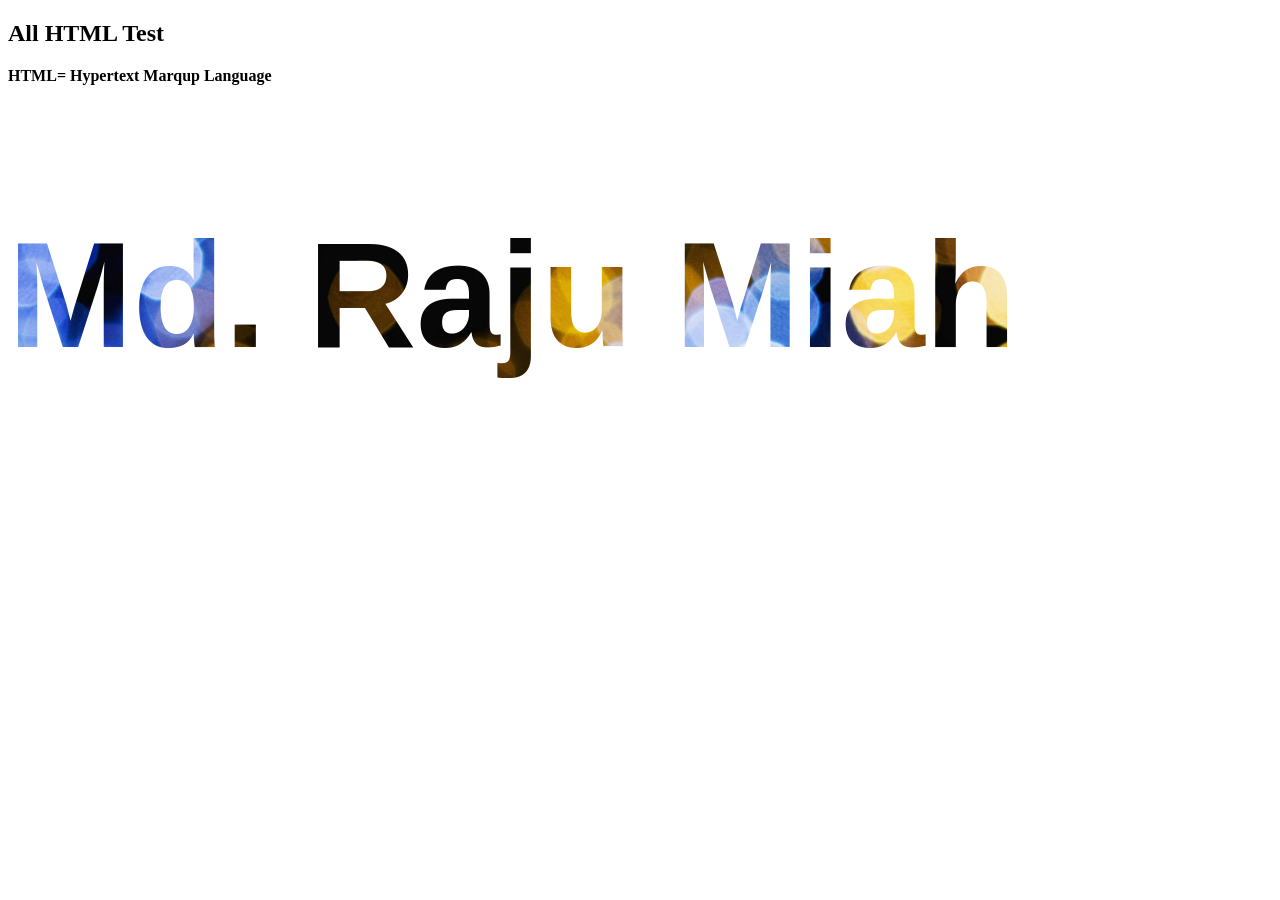
<file: index.html>
<!DOCTYPE html>
<html lang="en">
<head>
    <meta charset="UTF-8">
    <meta name="viewport" content="width=device-width, initial-scale=1.0">
    <link rel="stylesheet" href="css/style.css">
    <title>All HTML Test</title>
</head>
<body>
    <h2>All HTML Test</h2>
    <strong>HTML= Hypertext Marqup Language</strong>

    <!--Animate text-->
    <div class="animate-text">
        <H2>Md. Raju Miah</H2>
    </div>
</body>
</html>
</file>
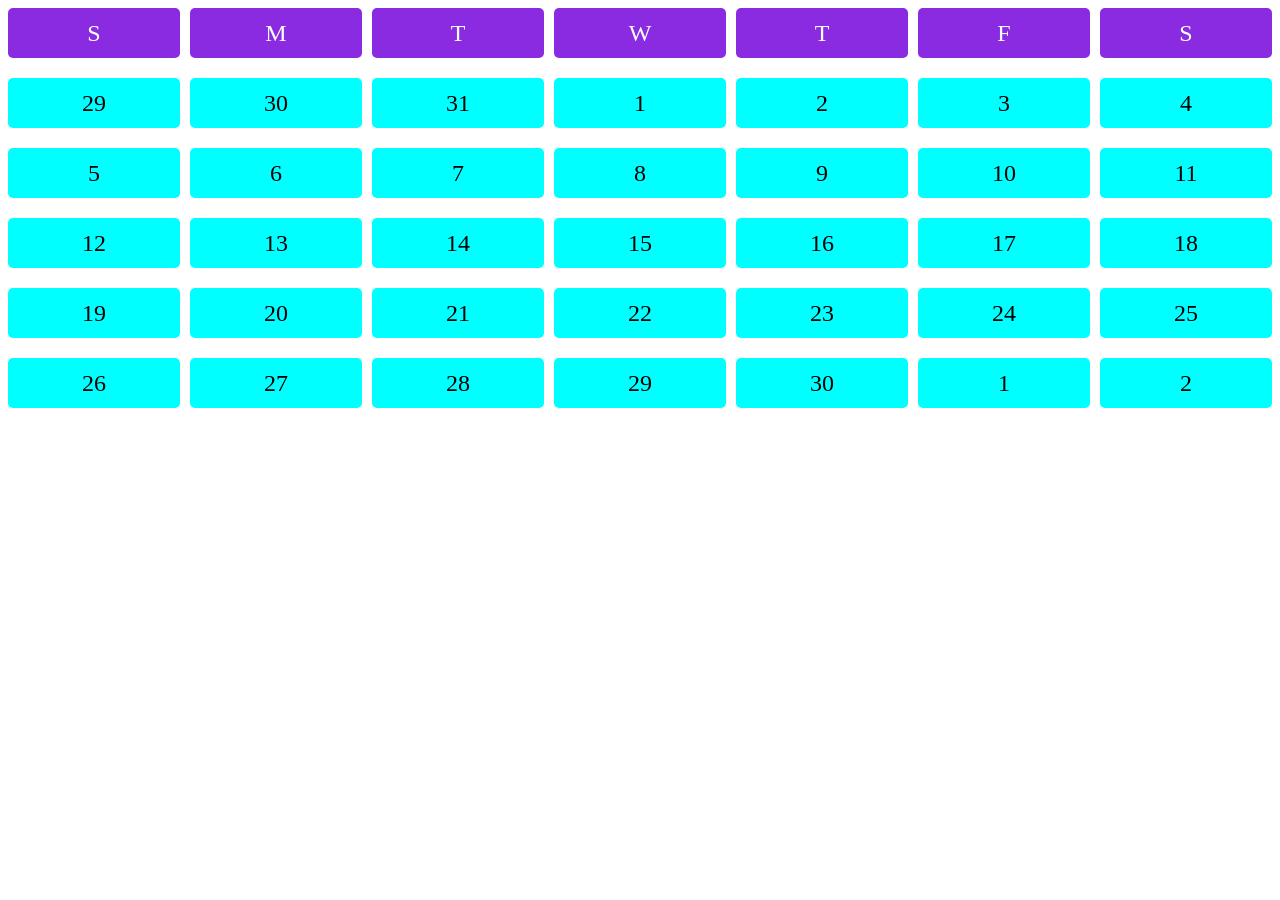
<file: calender.html>
<!DOCTYPE html>
<html lang="en">
<head>
    <meta charset="UTF-8">
    <meta name="viewport" content="width=device-width, initial-scale=1.0">
    <title>Calender</title>
    <style>
        .calender{
            display: grid;
            grid-template-columns: repeat(7, 1fr);
            row-gap: 20px;
            column-gap: 10px;
        }

        .date, .day{
            background-color: aqua;
            border-radius: 5px;
            height: 50px;
            display: flex;
            align-items: center;
            justify-content: center;
            font-size: 1.5em;
        }

        .day{
            color: white;
            background-color: blueviolet;
        }

    </style>
</head>
<body>
    <div class="calender">
        <div class="day">S</div>
        <div class="day">M</div>
        <div class="day">T</div>
        <div class="day">W</div>
        <div class="day">T</div>
        <div class="day">F</div>
        <div class="day">S</div>
        <div class="date">29</div>
        <div class="date">30</div>
        <div class="date">31</div>
        <div class="date">1</div>
        <div class="date">2</div>
        <div class="date">3</div>
        <div class="date">4</div>
        <div class="date">5</div>
        <div class="date">6</div>
        <div class="date">7</div>
        <div class="date">8</div>
        <div class="date">9</div>
        <div class="date">10</div>
        <div class="date">11</div>
        <div class="date">12</div>
        <div class="date">13</div>
        <div class="date">14</div>
        <div class="date">15</div>
        <div class="date">16</div>
        <div class="date">17</div>
        <div class="date">18</div>
        <div class="date">19</div>
        <div class="date">20</div>
        <div class="date">21</div>
        <div class="date">22</div>
        <div class="date">23</div>
        <div class="date">24</div>
        <div class="date">25</div>
        <div class="date">26</div>
        <div class="date">27</div>
        <div class="date">28</div>
        <div class="date">29</div>
        <div class="date">30</div>
        <div class="date">1</div>
        <div class="date">2</div>

    </div>
</body>
</html>
</file>
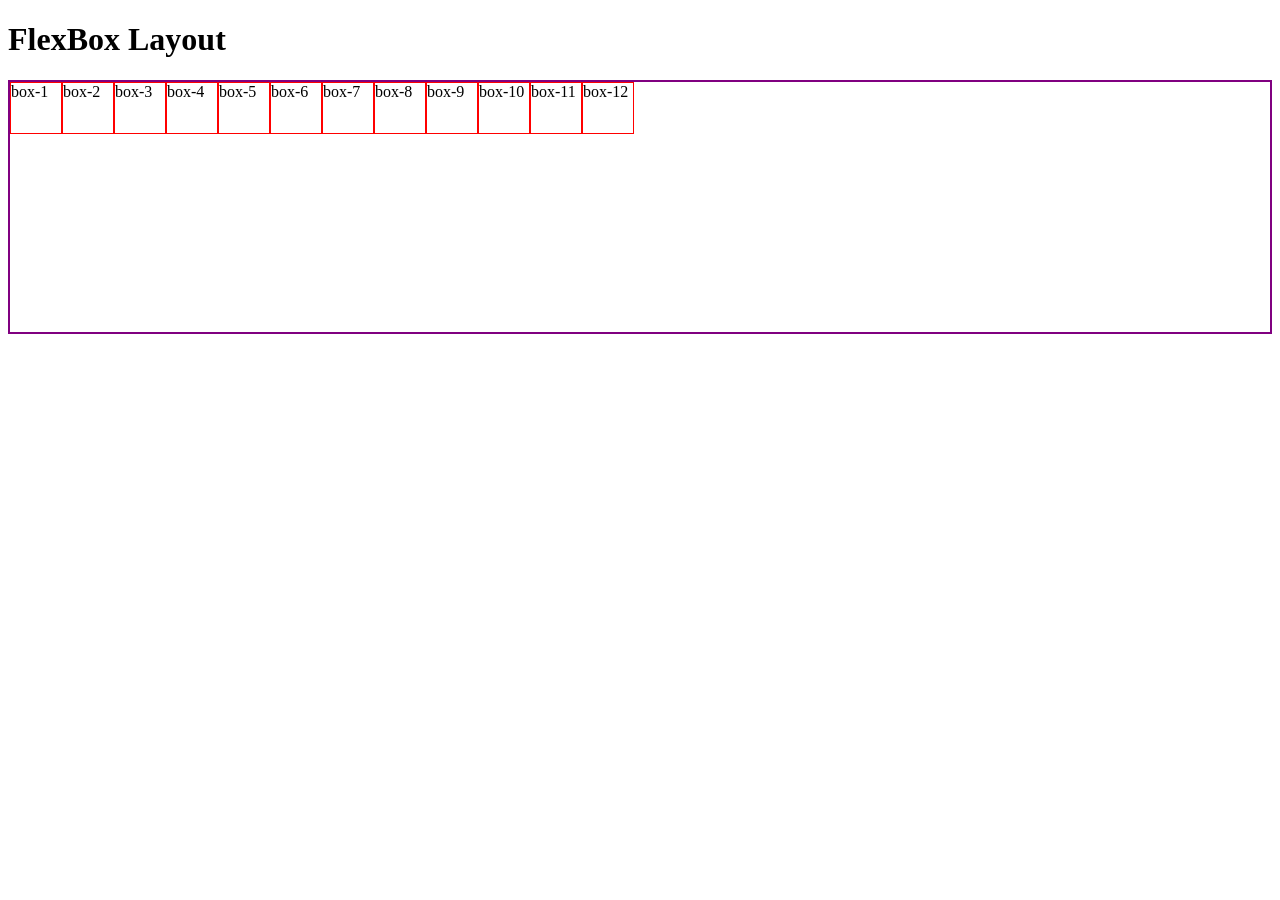
<file: flexbox.html>
<!DOCTYPE html>
<html lang="en">
<head>
    <meta charset="UTF-8">
    <meta name="viewport" content="width=device-width, initial-scale=1.0">
    <title>FlexBox</title>
    <style>
        .container{
             border: 2px solid purple;
             display: flex;
             /* justify-content: space-around; */
             height: 250px;
             /* align-items: center; */
             flex-wrap: wrap;
       
        }
        .box{
            border: 1px solid red;
            height: 50px;
            width: 50px;
        }
    </style>
</head>
<body>   
<h1>
    FlexBox Layout
</h1>
<div class="container">
    <div class="box">box-1</div>
    <div class="box">box-2</div>
    <div class="box">box-3</div>
    <div class="box">box-4</div>
    <div class="box">box-5</div>
    <div class="box">box-6</div>
    <div class="box">box-7</div>
    <div class="box">box-8</div>
    <div class="box">box-9</div>
    <div class="box">box-10</div>
    <div class="box">box-11</div>
    <div class="box">box-12</div>
</div>
</body>
</html>
</file>
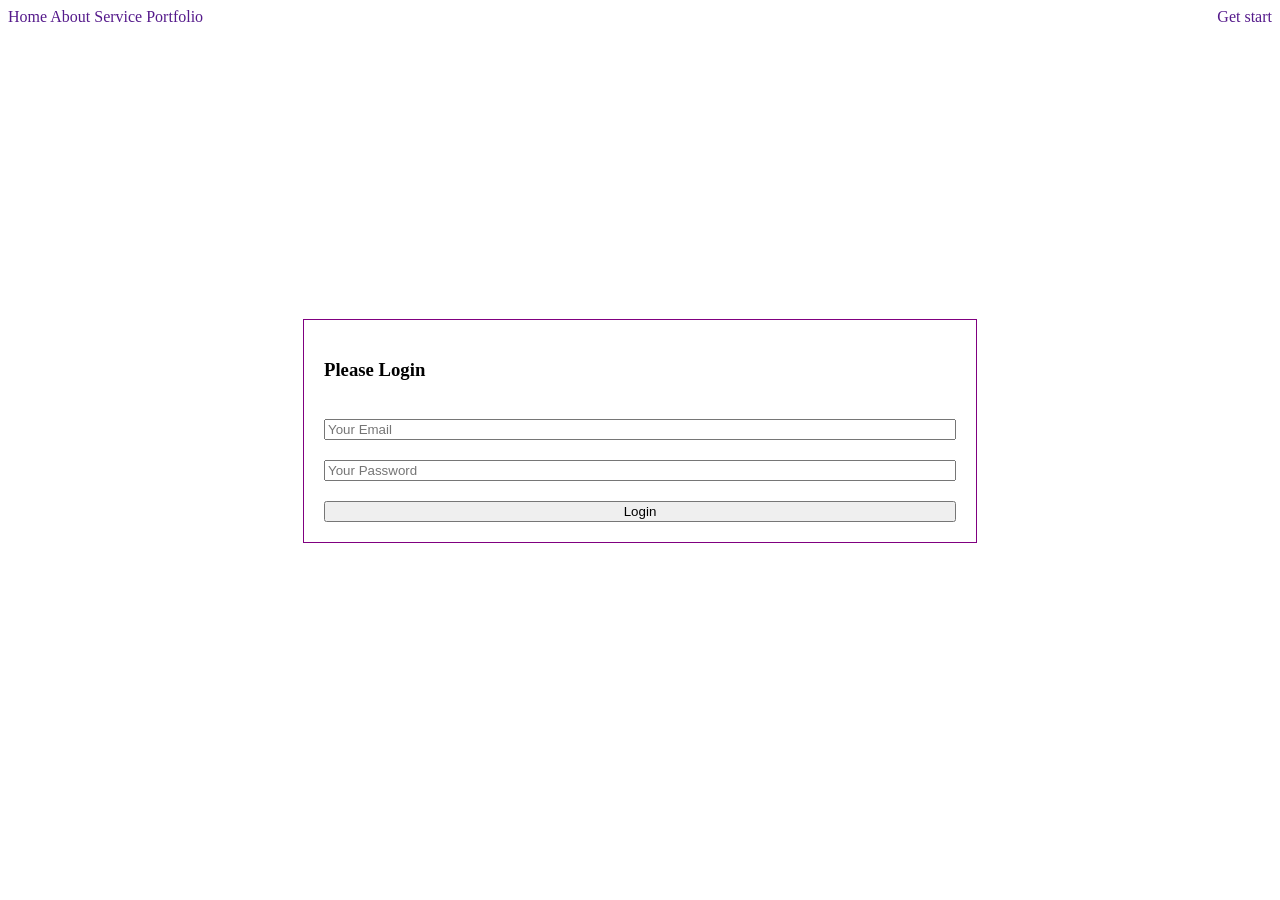
<file: form.html>
<!DOCTYPE html>
<html lang="en">
<head>
    <meta charset="UTF-8">
    <meta name="viewport" content="width=device-width, initial-scale=1.0">
    <title>Form</title>
    <style>
        nav a{
            text-decoration: none;
        }
        nav{
            display: flex;
            justify-content: space-between;
        }

        .login-form-container{
            display: flex;
            justify-content: center;
            height: 90vh;
            align-items: center;
        }
        .login-form{
            display: flex;
            flex-direction: column;
            gap: 20px;
            width: 50%;
            border: 1px solid purple;
            padding: 20px;
        }


    </style>
</head>
<body>

    <nav>
    <div>
    <a href="">Home</a>
    <a href="">About</a>
    <a href="">Service</a>
    <a href="">Portfolio</a>
    </div>
 
    <a href="">Get start</a>

    </nav>

    <section class="login-form-container">
        <form action="" class="login-form" >
        <h3>Please Login</h3>
        <input type="email" name="" id="" placeholder="Your Email" required>
        <input type="password" name="" id="" placeholder="Your Password">
        <input type="submit" value="Login">
    </form>
    </section>
    
</body>
</html>
</file>
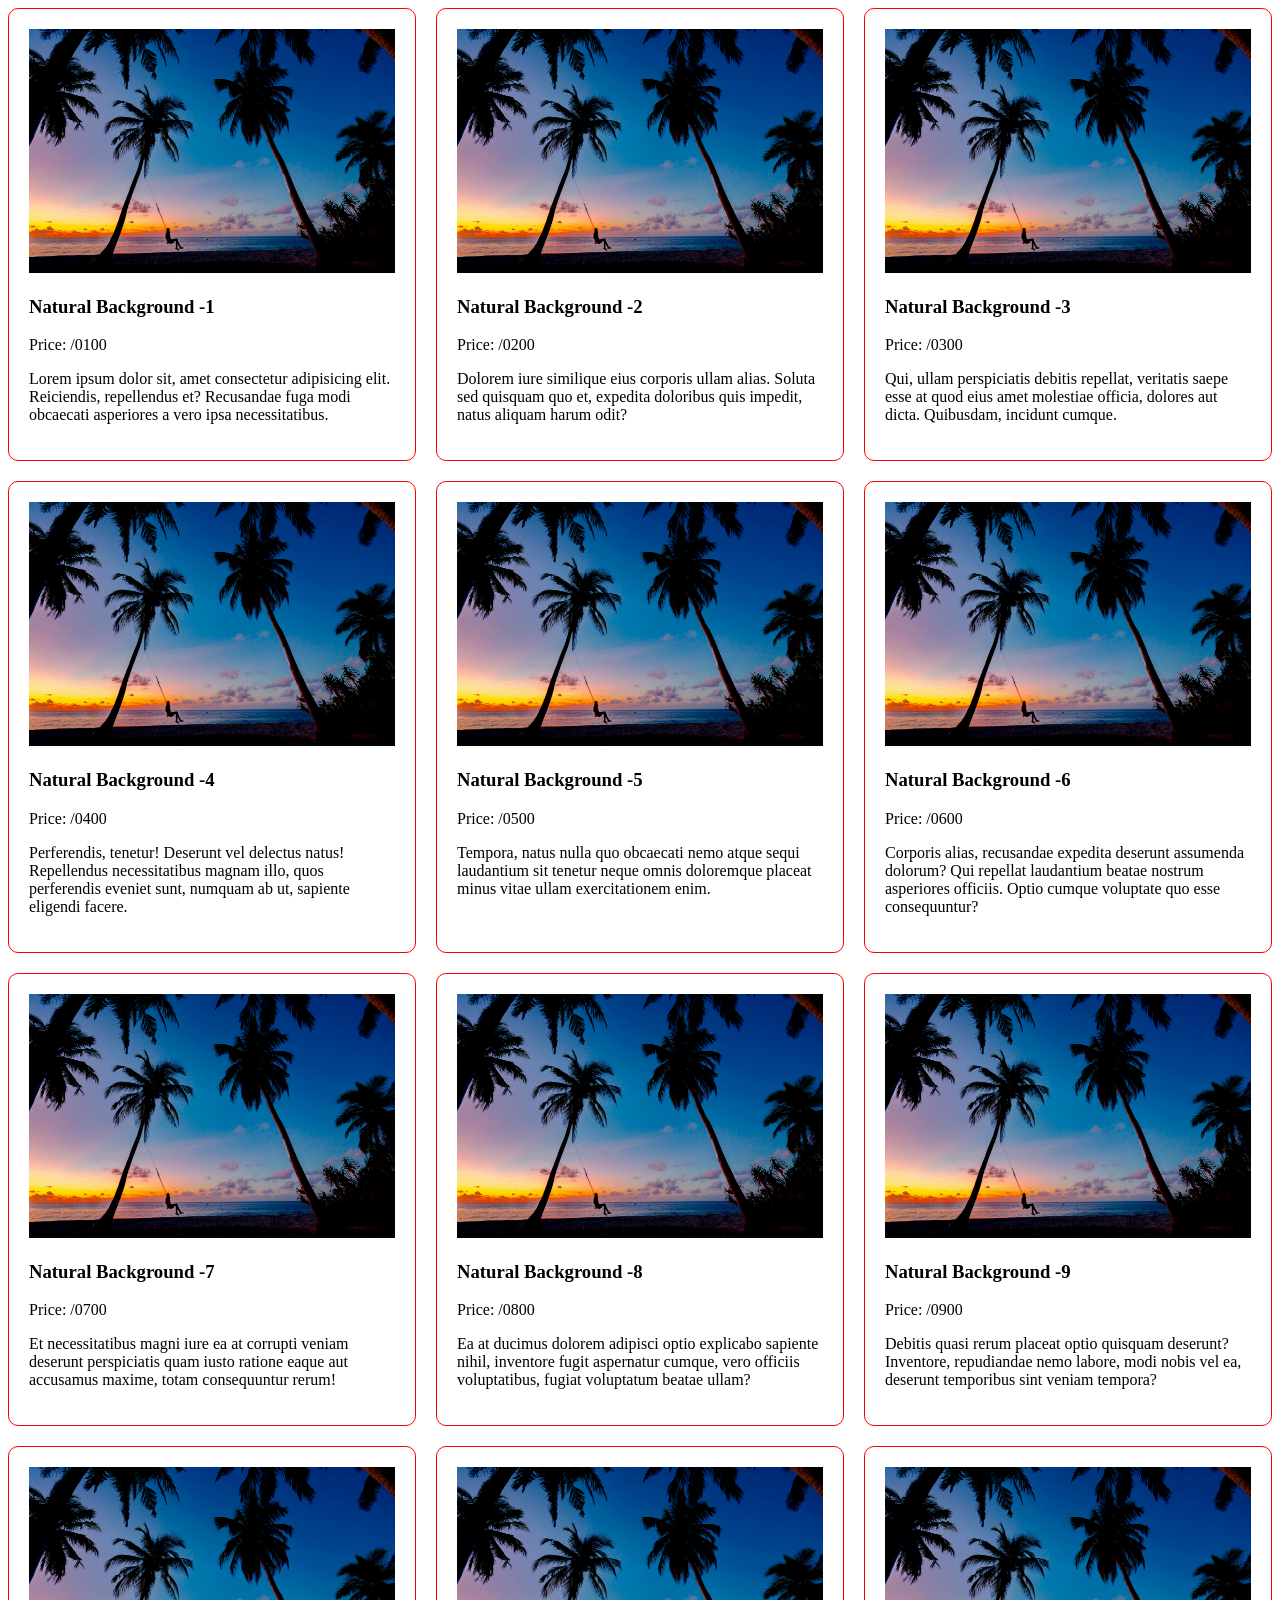
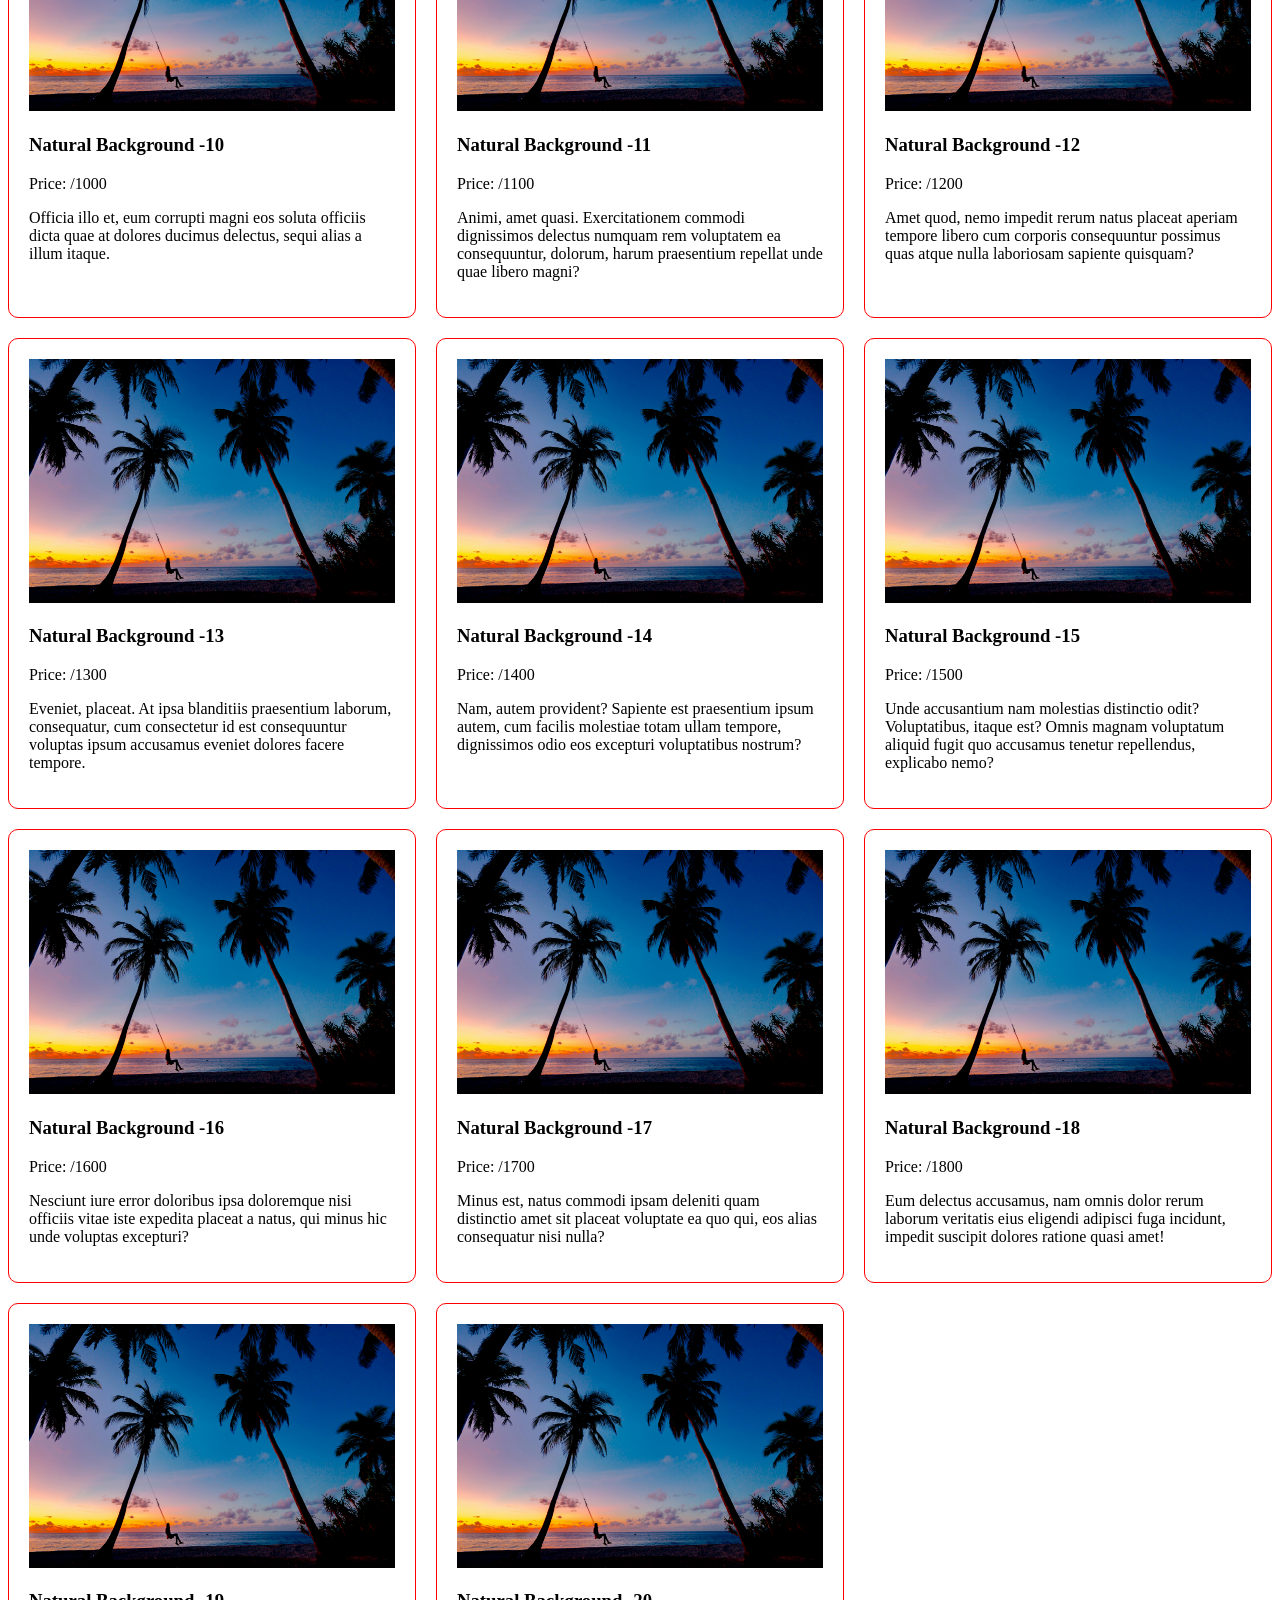
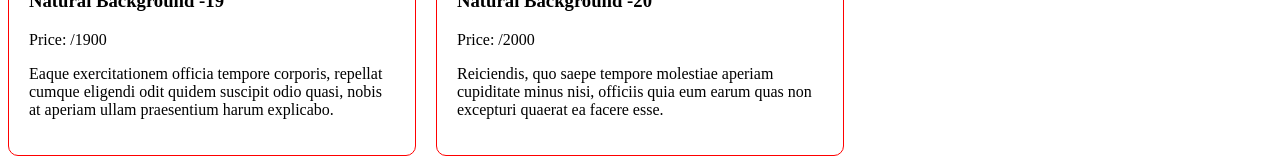
<file: responsive.html>
<!DOCTYPE html>
<html lang="en">
<head>
    <meta charset="UTF-8">
    <meta name="viewport" content="width=device-width, initial-scale=1.0">
    <title>Responsive</title>
    <style>
        .container{
            display: grid;
            grid-template-columns: repeat(3, 1fr);
            gap: 20px;
        }
        .card{
            border: 1px solid red;
            padding: 20px;
            border-radius: 10px;
        }
        .card img{
            width: 100%;
        }

        @media screen and (max-width: 576px){
            .container{
                grid-template-columns: repeat(1, 1fr);
            }
        }

    </style>
</head>
<body>
    <div class="container">
        <div class="card">
            <img src="images/bg.jpg" alt="">
            <h3>Natural Background -1</h3>
            <p>Price: /0100</p>
            <p>Lorem ipsum dolor sit, amet consectetur adipisicing elit. Reiciendis, repellendus et? Recusandae fuga modi obcaecati asperiores a vero ipsa necessitatibus.</p>
        </div>
        <div class="card">
            <img src="images/bg.jpg" alt="">
            <h3>Natural Background -2</h3>
            <p>Price: /0200</p>
            <p>Dolorem iure similique eius corporis ullam alias. Soluta sed quisquam quo et, expedita doloribus quis impedit, natus aliquam harum odit?</p>
        </div>
        <div class="card">
            <img src="images/bg.jpg" alt="">
            <h3>Natural Background -3</h3>
            <p>Price: /0300</p>
            <p>Qui, ullam perspiciatis debitis repellat, veritatis saepe esse at quod eius amet molestiae officia, dolores aut dicta. Quibusdam, incidunt cumque.</p>
        </div>
        <div class="card">
            <img src="images/bg.jpg" alt="">
            <h3>Natural Background -4</h3>
            <p>Price: /0400</p>
            <p>Perferendis, tenetur! Deserunt vel delectus natus! Repellendus necessitatibus magnam illo, quos perferendis eveniet sunt, numquam ab ut, sapiente eligendi facere.</p>
        </div>
        <div class="card">
            <img src="images/bg.jpg" alt="">
            <h3>Natural Background -5</h3>
            <p>Price: /0500</p>
            <p>Tempora, natus nulla quo obcaecati nemo atque sequi laudantium sit tenetur neque omnis doloremque placeat minus vitae ullam exercitationem enim.</p>
        </div>
        <div class="card">
            <img src="images/bg.jpg" alt="">
            <h3>Natural Background -6</h3>
            <p>Price: /0600</p>
            <p>Corporis alias, recusandae expedita deserunt assumenda dolorum? Qui repellat laudantium beatae nostrum asperiores officiis. Optio cumque voluptate quo esse consequuntur?</p>
        </div>
        <div class="card">
            <img src="images/bg.jpg" alt="">
            <h3>Natural Background -7</h3>
            <p>Price: /0700</p>
            <p>Et necessitatibus magni iure ea at corrupti veniam deserunt perspiciatis quam iusto ratione eaque aut accusamus maxime, totam consequuntur rerum!</p>
        </div>
        <div class="card">
            <img src="images/bg.jpg" alt="">
            <h3>Natural Background -8</h3>
            <p>Price: /0800</p>
            <p>Ea at ducimus dolorem adipisci optio explicabo sapiente nihil, inventore fugit aspernatur cumque, vero officiis voluptatibus, fugiat voluptatum beatae ullam?</p>
        </div>
        <div class="card">
            <img src="images/bg.jpg" alt="">
            <h3>Natural Background -9</h3>
            <p>Price: /0900</p>
            <p>Debitis quasi rerum placeat optio quisquam deserunt? Inventore, repudiandae nemo labore, modi nobis vel ea, deserunt temporibus sint veniam tempora?</p>
        </div>
        <div class="card">
            <img src="images/bg.jpg" alt="">
            <h3>Natural Background -10</h3>
            <p>Price: /1000</p>
            <p>Officia illo et, eum corrupti magni eos soluta officiis dicta quae at dolores ducimus delectus, sequi alias a illum itaque.</p>
        </div>
        <div class="card">
            <img src="images/bg.jpg" alt="">
            <h3>Natural Background -11</h3>
            <p>Price: /1100</p>
            <p>Animi, amet quasi. Exercitationem commodi dignissimos delectus numquam rem voluptatem ea consequuntur, dolorum, harum praesentium repellat unde quae libero magni?</p>
        </div>
        <div class="card">
            <img src="images/bg.jpg" alt="">
            <h3>Natural Background -12</h3>
            <p>Price: /1200</p>
            <p>Amet quod, nemo impedit rerum natus placeat aperiam tempore libero cum corporis consequuntur possimus quas atque nulla laboriosam sapiente quisquam?</p>
        </div>
        <div class="card">
            <img src="images/bg.jpg" alt="">
            <h3>Natural Background -13</h3>
            <p>Price: /1300</p>
            <p>Eveniet, placeat. At ipsa blanditiis praesentium laborum, consequatur, cum consectetur id est consequuntur voluptas ipsum accusamus eveniet dolores facere tempore.</p>
        </div>
        <div class="card">
            <img src="images/bg.jpg" alt="">
            <h3>Natural Background -14</h3>
            <p>Price: /1400</p>
            <p>Nam, autem provident? Sapiente est praesentium ipsum autem, cum facilis molestiae totam ullam tempore, dignissimos odio eos excepturi voluptatibus nostrum?</p>
        </div>
        <div class="card">
            <img src="images/bg.jpg" alt="">
            <h3>Natural Background -15</h3>
            <p>Price: /1500</p>
            <p>Unde accusantium nam molestias distinctio odit? Voluptatibus, itaque est? Omnis magnam voluptatum aliquid fugit quo accusamus tenetur repellendus, explicabo nemo?</p>
        </div>
        <div class="card">
            <img src="images/bg.jpg" alt="">
            <h3>Natural Background -16</h3>
            <p>Price: /1600</p>
            <p>Nesciunt iure error doloribus ipsa doloremque nisi officiis vitae iste expedita placeat a natus, qui minus hic unde voluptas excepturi?</p>
        </div>
        <div class="card">
            <img src="images/bg.jpg" alt="">
            <h3>Natural Background -17</h3>
            <p>Price: /1700</p>
            <p>Minus est, natus commodi ipsam deleniti quam distinctio amet sit placeat voluptate ea quo qui, eos alias consequatur nisi nulla?</p>
        </div>
        <div class="card">
            <img src="images/bg.jpg" alt="">
            <h3>Natural Background -18</h3>
            <p>Price: /1800</p>
            <p>Eum delectus accusamus, nam omnis dolor rerum laborum veritatis eius eligendi adipisci fuga incidunt, impedit suscipit dolores ratione quasi amet!</p>
        </div>
        <div class="card">
            <img src="images/bg.jpg" alt="">
            <h3>Natural Background -19</h3>
            <p>Price: /1900</p>
            <p>Eaque exercitationem officia tempore corporis, repellat cumque eligendi odit quidem suscipit odio quasi, nobis at aperiam ullam praesentium harum explicabo.</p>
        </div>
        <div class="card">
            <img src="images/bg.jpg" alt="">
            <h3>Natural Background -20</h3>
            <p>Price: /2000</p>
            <p>Reiciendis, quo saepe tempore molestiae aperiam cupiditate minus nisi, officiis quia eum earum quas non excepturi quaerat ea facere esse.</p>
        </div>
    </div>
</body>
</html>
</file>
<file: css/style.css>
/*animate text code start*/
.animate-text h2{
    font-family: 'Arial Narrow Bold', sans-serif;
    background-image: url(../images/bg2.jpg);
    background-size: cover;
    background-clip: text;
    font-size: 150px;
    color: transparent;
    animation: animate 20s linear infinite;

}
@keyframes animate{
    to{
        background-position: -500px;
    }
}
</file>
